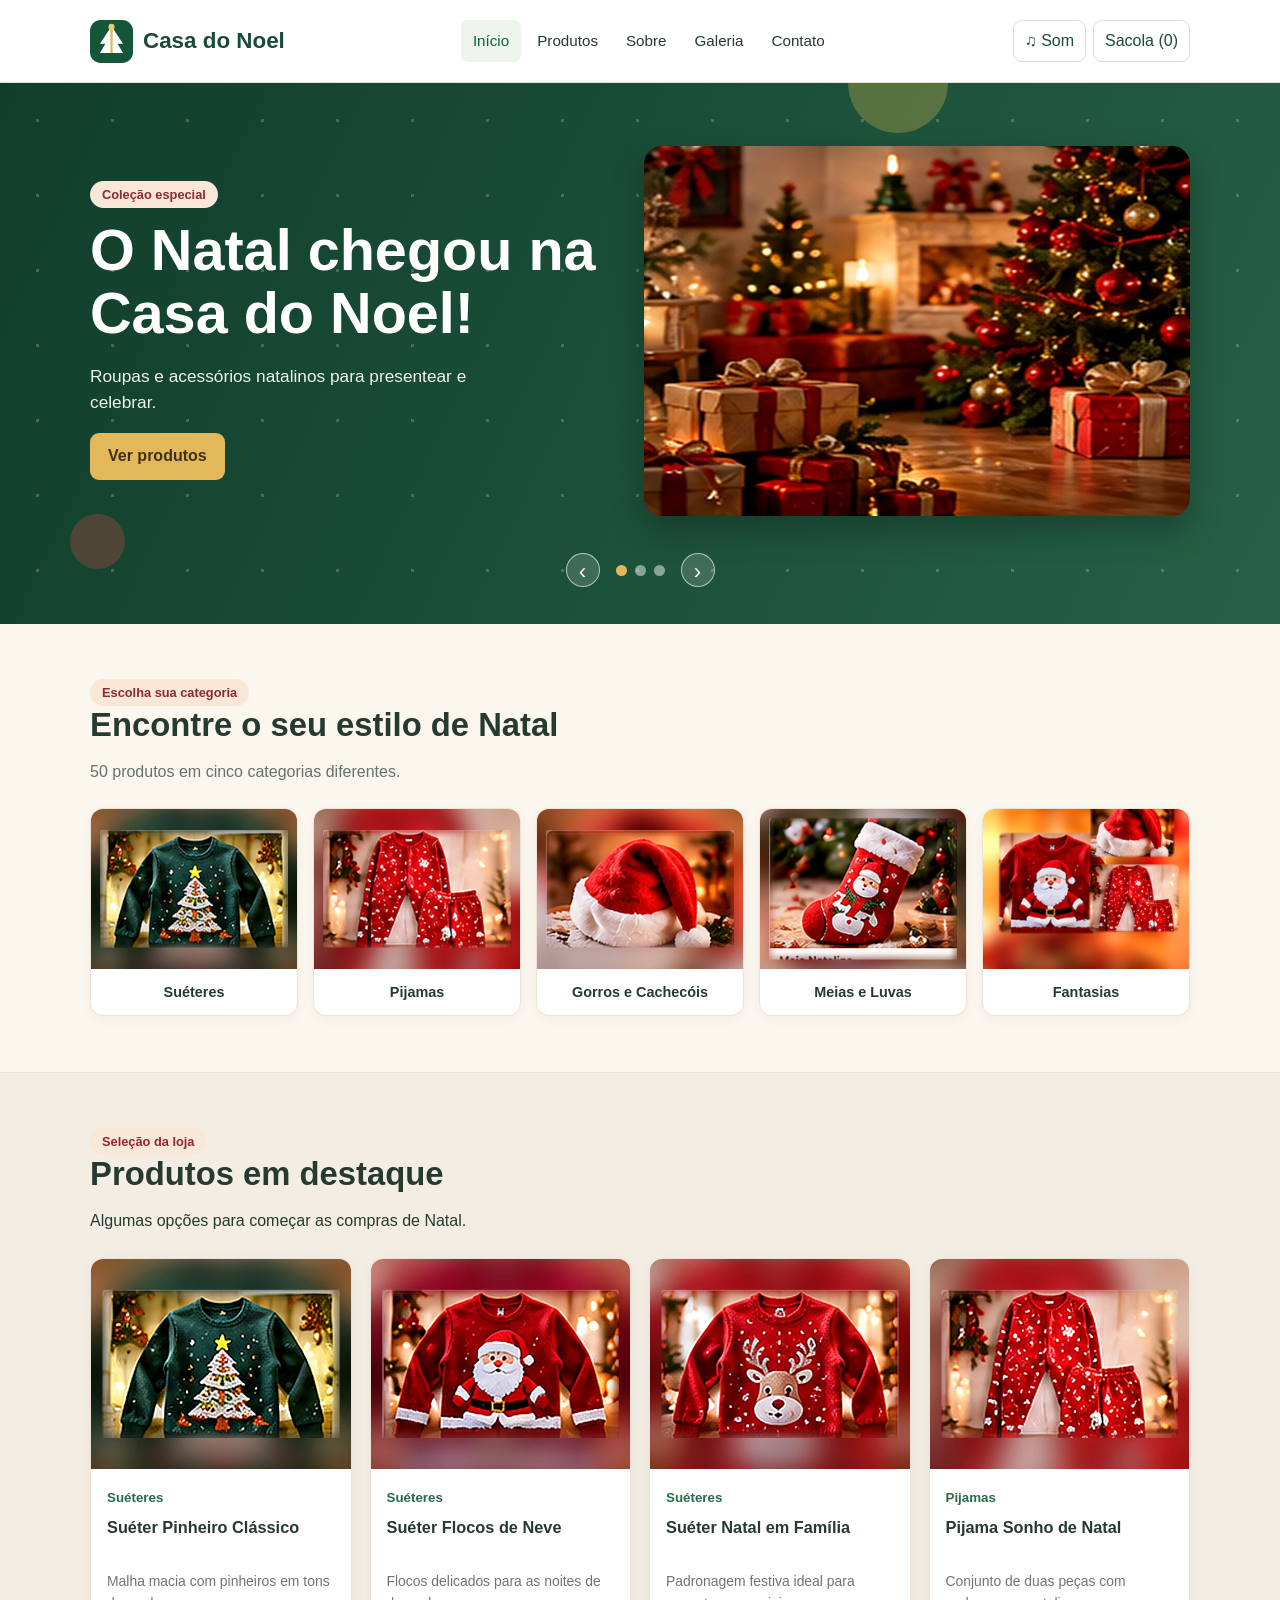
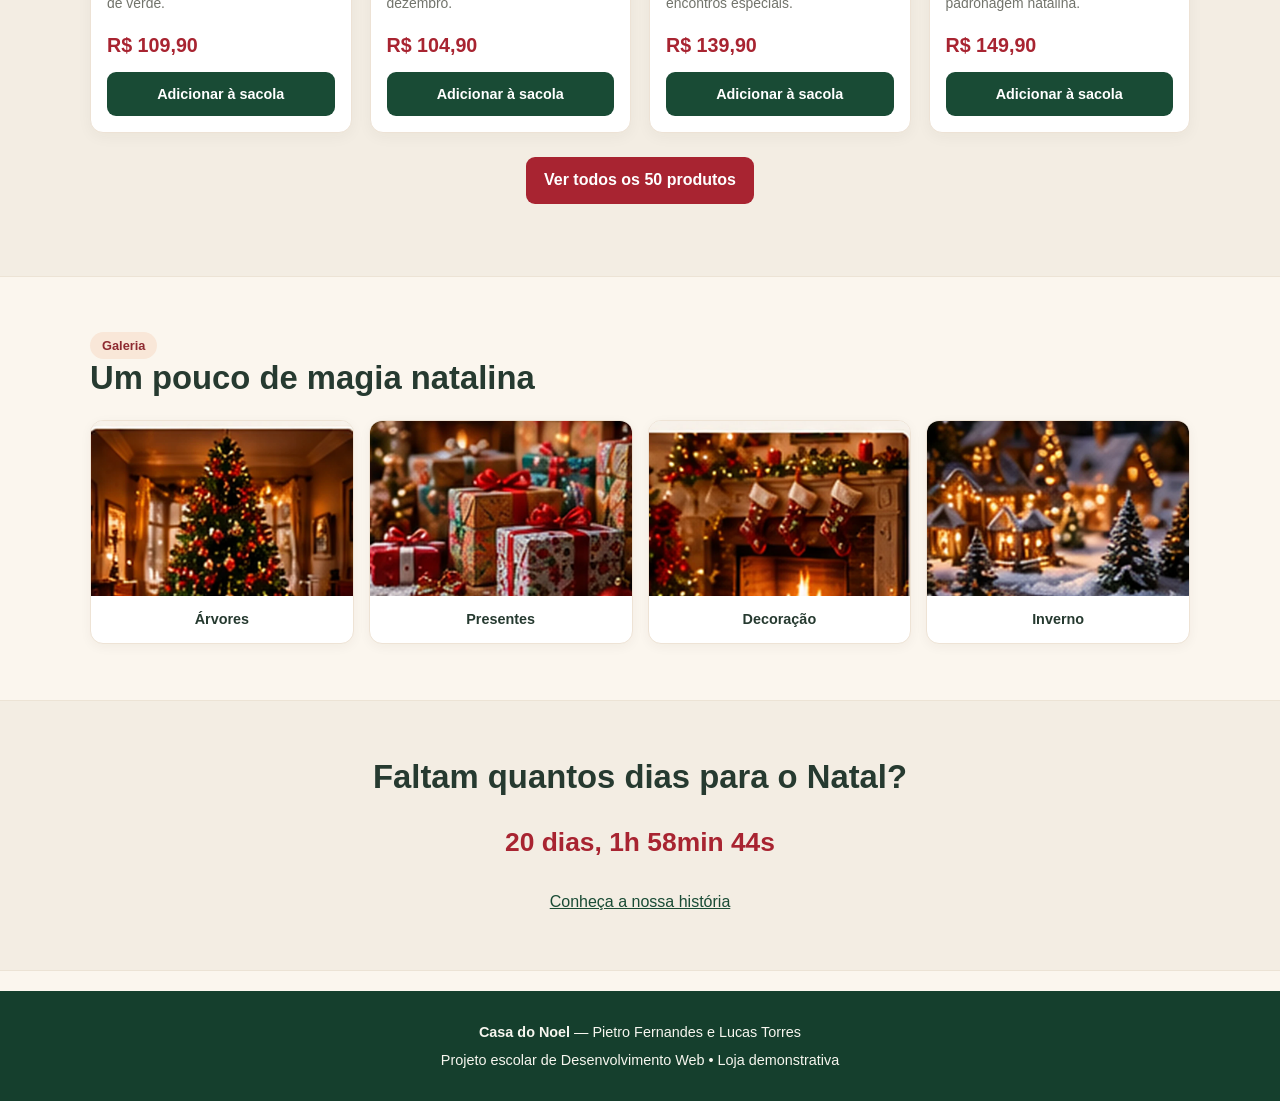
<file: index.html>
<!DOCTYPE html>
<html lang="pt-BR">
<head>
  <meta charset="UTF-8">
  <meta name="viewport" content="width=device-width, initial-scale=1">
  <meta name="description" content="Casa do Noel: loja natalina fictícia para a AV2 escolar.">
  <title>Início | Casa do Noel</title>
  <link rel="icon" href="img/favicon.svg" type="image/svg+xml">
  <link rel="stylesheet" href="css/style.css">
  <link rel="stylesheet" href="css/responsivo.css">
</head>
<body>

  <header class="cabecalho">
    <div class="container cabecalho-conteudo">
      <a class="logo" href="index.html">
        <img src="img/logo.svg" alt="Logo da Casa do Noel">
        <span>Casa do Noel</span>
      </a>
      <button id="botao-menu" class="botao-menu" type="button" aria-expanded="false" aria-label="Abrir o menu">☰</button>
      <nav id="menu" class="menu" aria-label="Menu principal">
        <a href="index.html" class="ativo" aria-current="page">Início</a>
        <a href="produtos.html">Produtos</a>
        <a href="sobre.html">Sobre</a>
        <a href="galeria.html">Galeria</a>
        <a href="contato.html">Contato</a>
      </nav>
      <div class="acoes">
        <button id="botao-musica" class="botao-pequeno" type="button">♫ Som</button>
        <button id="abrir-carrinho" class="botao-pequeno" type="button">Sacola (<span id="quantidade-carrinho">0</span>)</button>
      </div>
    </div>
  </header>

  <main>
    <section class="hero">
      <div class="container">
        <div class="bola bola-1" data-velocidade="0.16" aria-hidden="true"></div>
        <div class="bola bola-2" data-velocidade="0.32" aria-hidden="true"></div>
        <article class="slide ativo">
          <div><span class="etiqueta">Coleção especial</span><h1>O Natal chegou na Casa do Noel!</h1>
            <p>Roupas e acessórios natalinos para presentear e celebrar.</p><a class="botao" href="produtos.html">Ver produtos</a></div>
          <img src="img/natal/sala-de-natal.webp" alt="Sala decorada com árvore e presentes de Natal">
        </article>
        <article class="slide">
          <div><span class="etiqueta">Presentes com carinho</span><h2>Escolha um presente especial</h2>
            <p>Encontre suéteres, pijamas e acessórios para toda a família.</p><a class="botao" href="produtos.html">Ver coleção</a></div>
          <img src="img/natal/presentes-ao-pe-da-arvore.webp" alt="Presentes embaixo de uma árvore de Natal">
        </article>
        <article class="slide">
          <div><span class="etiqueta">Feliz Natal</span><h2>Entre no clima de dezembro</h2>
            <p>Conheça a nossa galeria de inspirações natalinas.</p><a class="botao" href="galeria.html">Ver galeria</a></div>
          <img src="img/natal/guirlanda.webp" alt="Guirlanda natalina vermelha e verde">
        </article>
        <div class="controle-slides">
          <button id="anterior" type="button" aria-label="Slide anterior">‹</button>
          <span id="indicadores" aria-label="Indicadores do carrossel"></span>
          <button id="proximo" type="button" aria-label="Próximo slide">›</button>
        </div>
      </div>
    </section>

    <section class="secao container">
      <span class="etiqueta">Escolha sua categoria</span><h2>Encontre o seu estilo de Natal</h2>
      <p>50 produtos em cinco categorias diferentes.</p>
      <div class="categorias">
        <a href="produtos.html?categoria=Su%C3%A9teres"><img loading="lazy" src="img/produtos/produto-01.webp" alt="Suéteres natalinos"><strong>Suéteres</strong></a>
        <a href="produtos.html?categoria=Pijamas"><img loading="lazy" src="img/produtos/produto-11.webp" alt="Pijamas natalinos"><strong>Pijamas</strong></a>
        <a href="produtos.html?categoria=Gorros%20e%20Cachec%C3%B3is"><img loading="lazy" src="img/produtos/produto-21.webp" alt="Gorros e Cachecóis natalinos"><strong>Gorros e Cachecóis</strong></a>
        <a href="produtos.html?categoria=Meias%20e%20Luvas"><img loading="lazy" src="img/produtos/produto-31.webp" alt="Meias e Luvas natalinos"><strong>Meias e Luvas</strong></a>
        <a href="produtos.html?categoria=Fantasias"><img loading="lazy" src="img/produtos/produto-41.webp" alt="Fantasias natalinos"><strong>Fantasias</strong></a>
      </div>
    </section>

    <section class="secao destaque-fundo"><div class="container">
      <span class="etiqueta">Seleção da loja</span><h2>Produtos em destaque</h2>
      <p>Algumas opções para começar as compras de Natal.</p>
      <div id="destaques" class="grade-produtos"></div>
      <p class="centro"><a class="botao" href="produtos.html">Ver todos os 50 produtos</a></p>
    </div></section>

    <section class="secao container">
      <span class="etiqueta">Galeria</span><h2>Um pouco de magia natalina</h2>
      <div class="mini-galeria">
        <a href="galeria.html"><img src="img/natal/arvore-de-natal.webp" alt="Árvore de Natal" loading="lazy"><strong>Árvores</strong></a>
        <a href="galeria.html"><img src="img/natal/presentes.webp" alt="Presentes de Natal" loading="lazy"><strong>Presentes</strong></a>
        <a href="galeria.html"><img src="img/natal/lareira.webp" alt="Lareira natalina" loading="lazy"><strong>Decoração</strong></a>
        <a href="galeria.html"><img src="img/natal/vilarejo-nevado.webp" alt="Vilarejo na neve" loading="lazy"><strong>Inverno</strong></a>
      </div>
    </section>
    <section class="secao centro destaque-fundo"><div class="container">
      <h2>Faltam quantos dias para o Natal?</h2>
      <p id="contagem" class="contagem">Carregando...</p>
      <a href="sobre.html">Conheça a nossa história</a>
    </div></section>

  </main>

  <footer class="rodape">
    <div class="container">
      <p><strong>Casa do Noel</strong> — Pietro Fernandes e Lucas Torres</p>
      <p>Projeto escolar de Desenvolvimento Web • Loja demonstrativa</p>
    </div>
  </footer>

  <div id="fundo-carrinho" class="fundo-carrinho" hidden></div>
  <aside id="painel-carrinho" class="painel-carrinho" role="dialog" aria-label="Sacola de compras" aria-modal="true" hidden>
    <div class="linha"><h2>Minha sacola</h2><button id="fechar-carrinho" type="button">Fechar ×</button></div>
    <div id="itens-carrinho"></div>
    <div class="resumo-sacola">
      <strong>Total: <span id="total-carrinho">R$ 0,00</span></strong>
      <p>Compra fictícia, somente para a atividade.</p>
      <button id="limpar-carrinho" class="botao-secundario" type="button">Limpar sacola</button>
    </div>
  </aside>

  <script src="js/produtos.js"></script>
  <script src="js/script.js"></script>
</body>
</html>
</file>
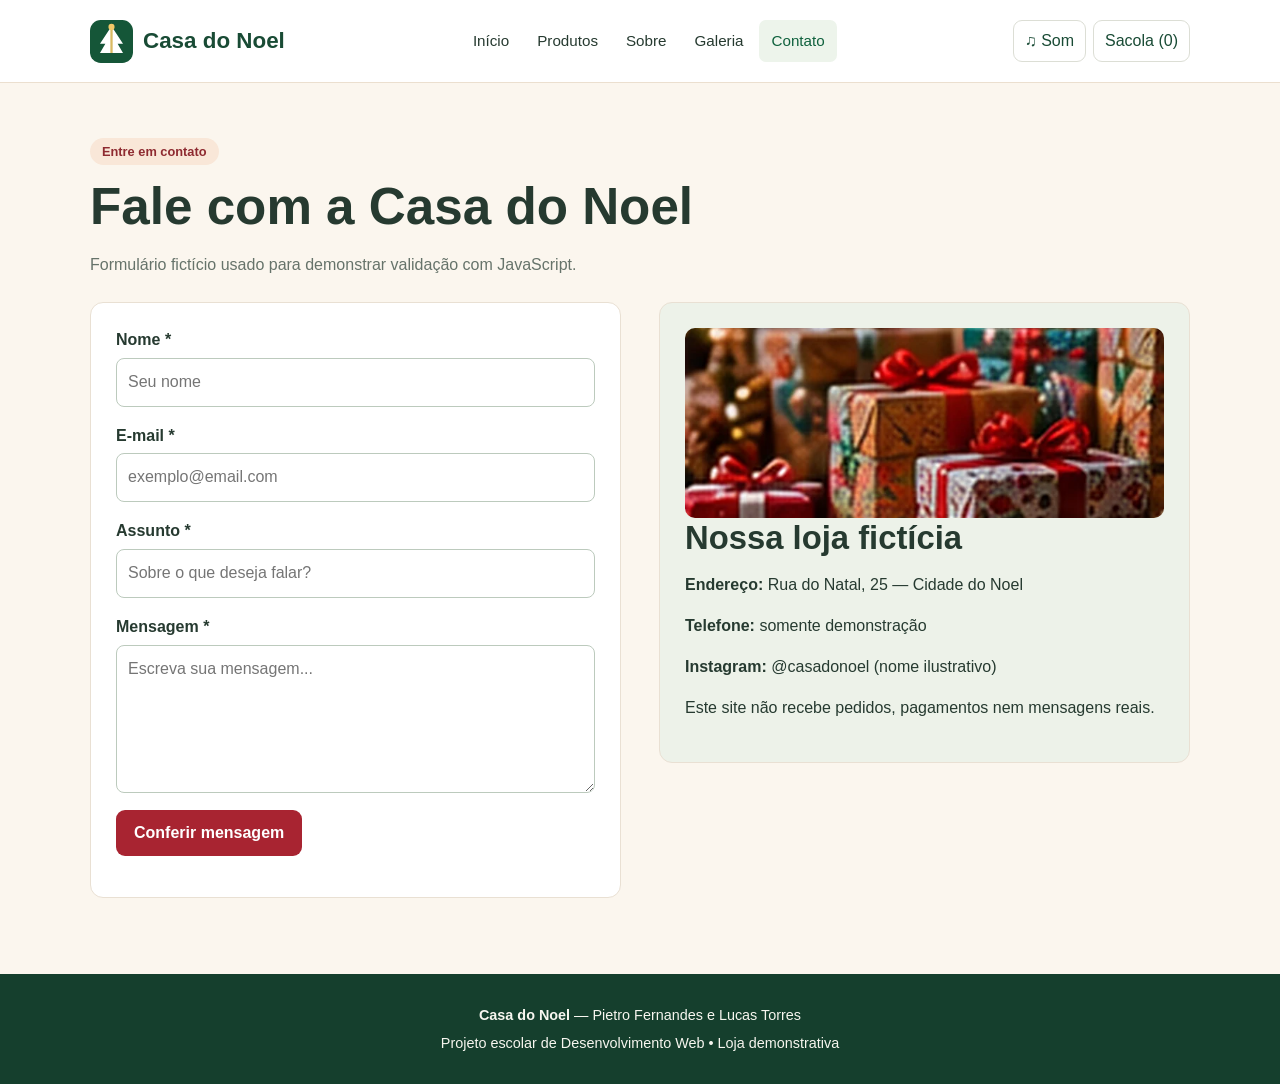
<file: contato.html>
<!DOCTYPE html>
<html lang="pt-BR">
<head>
  <meta charset="UTF-8">
  <meta name="viewport" content="width=device-width, initial-scale=1">
  <meta name="description" content="Casa do Noel: loja natalina fictícia para a AV2 escolar.">
  <title>Contato | Casa do Noel</title>
  <link rel="icon" href="img/favicon.svg" type="image/svg+xml">
  <link rel="stylesheet" href="css/style.css">
  <link rel="stylesheet" href="css/responsivo.css">
</head>
<body>
  
  <header class="cabecalho">
    <div class="container cabecalho-conteudo">
      <a class="logo" href="index.html">
        <img src="img/logo.svg" alt="Logo da Casa do Noel">
        <span>Casa do Noel</span>
      </a>
      <button id="botao-menu" class="botao-menu" type="button" aria-expanded="false" aria-label="Abrir o menu">☰</button>
      <nav id="menu" class="menu" aria-label="Menu principal">
        <a href="index.html">Início</a>
        <a href="produtos.html">Produtos</a>
        <a href="sobre.html">Sobre</a>
        <a href="galeria.html">Galeria</a>
        <a href="contato.html" class="ativo" aria-current="page">Contato</a>
      </nav>
      <div class="acoes">
        <button id="botao-musica" class="botao-pequeno" type="button">♫ Som</button>
        <button id="abrir-carrinho" class="botao-pequeno" type="button">Sacola (<span id="quantidade-carrinho">0</span>)</button>
      </div>
    </div>
  </header>

  <main>
    <section class="secao container">
      <span class="etiqueta">Entre em contato</span><h1>Fale com a Casa do Noel</h1>
      <p>Formulário fictício usado para demonstrar validação com JavaScript.</p>
      <div class="duas-colunas">
        <form id="form-contato" novalidate>
          <label for="nome">Nome *</label><input id="nome" type="text" required placeholder="Seu nome">
          <label for="email">E-mail *</label><input id="email" type="email" required placeholder="exemplo@email.com">
          <label for="assunto">Assunto *</label><input id="assunto" type="text" required placeholder="Sobre o que deseja falar?">
          <label for="mensagem">Mensagem *</label><textarea id="mensagem" rows="5" required placeholder="Escreva sua mensagem..."></textarea>
          <button class="botao" type="submit">Conferir mensagem</button>
          <p id="mensagem-form" role="status" aria-live="polite"></p>
        </form>
        <div class="bloco-contato">
          <img class="imagem-contato" src="img/natal/presentes.webp" alt="Presentes natalinos">
          <h2>Nossa loja fictícia</h2>
          <p><strong>Endereço:</strong> Rua do Natal, 25 — Cidade do Noel</p>
          <p><strong>Telefone:</strong> somente demonstração</p>
          <p><strong>Instagram:</strong> @casadonoel (nome ilustrativo)</p>
          <p>Este site não recebe pedidos, pagamentos nem mensagens reais.</p>
        </div>
      </div>
    </section>

  </main>

  <footer class="rodape">
    <div class="container">
      <p><strong>Casa do Noel</strong> — Pietro Fernandes e Lucas Torres</p>
      <p>Projeto escolar de Desenvolvimento Web • Loja demonstrativa</p>
    </div>
  </footer>

  <div id="fundo-carrinho" class="fundo-carrinho" hidden></div>
  <aside id="painel-carrinho" class="painel-carrinho" role="dialog" aria-label="Sacola de compras" aria-modal="true" hidden>
    <div class="linha"><h2>Minha sacola</h2><button id="fechar-carrinho" type="button">Fechar ×</button></div>
    <div id="itens-carrinho"></div>
    <div class="resumo-sacola">
      <strong>Total: <span id="total-carrinho">R$ 0,00</span></strong>
      <p>Compra fictícia, somente para a atividade.</p>
      <button id="limpar-carrinho" class="botao-secundario" type="button">Limpar sacola</button>
    </div>
  </aside>

  <script src="js/produtos.js"></script>
  <script src="js/script.js"></script>
</body>
</html>
</file>
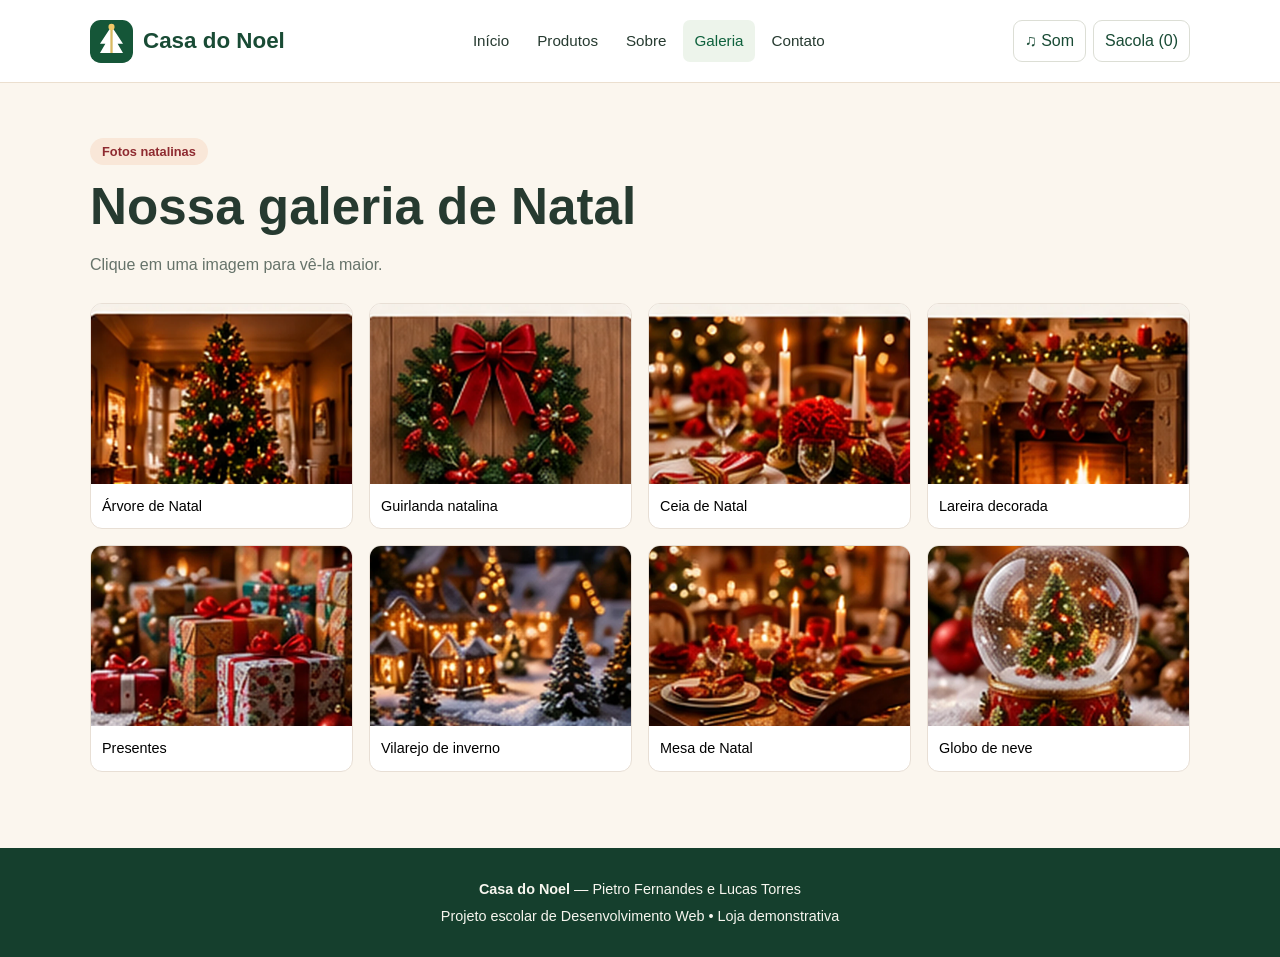
<file: galeria.html>
<!DOCTYPE html>
<html lang="pt-BR">
<head>
  <meta charset="UTF-8">
  <meta name="viewport" content="width=device-width, initial-scale=1">
  <meta name="description" content="Casa do Noel: loja natalina fictícia para a AV2 escolar.">
  <title>Galeria | Casa do Noel</title>
  <link rel="icon" href="img/favicon.svg" type="image/svg+xml">
  <link rel="stylesheet" href="css/style.css">
  <link rel="stylesheet" href="css/responsivo.css">
</head>
<body>
 
  <header class="cabecalho">
    <div class="container cabecalho-conteudo">
      <a class="logo" href="index.html">
        <img src="img/logo.svg" alt="Logo da Casa do Noel">
        <span>Casa do Noel</span>
      </a>
      <button id="botao-menu" class="botao-menu" type="button" aria-expanded="false" aria-label="Abrir o menu">☰</button>
      <nav id="menu" class="menu" aria-label="Menu principal">
        <a href="index.html">Início</a>
        <a href="produtos.html">Produtos</a>
        <a href="sobre.html">Sobre</a>
        <a href="galeria.html" class="ativo" aria-current="page">Galeria</a>
        <a href="contato.html">Contato</a>
      </nav>
      <div class="acoes">
        <button id="botao-musica" class="botao-pequeno" type="button">♫ Som</button>
        <button id="abrir-carrinho" class="botao-pequeno" type="button">Sacola (<span id="quantidade-carrinho">0</span>)</button>
      </div>
    </div>
  </header>

  <main>
    <section class="secao container">
      <span class="etiqueta">Fotos natalinas</span><h1>Nossa galeria de Natal</h1>
      <p>Clique em uma imagem para vê-la maior.</p>
      <div class="galeria">
        <button type="button" class="foto-galeria" data-foto="img/natal/arvore-de-natal.webp" data-legenda="Árvore de Natal">
          <img src="img/natal/arvore-de-natal.webp" alt="Árvore de Natal" loading="lazy"><span>Árvore de Natal</span>
        </button>
        <button type="button" class="foto-galeria" data-foto="img/natal/guirlanda.webp" data-legenda="Guirlanda natalina">
          <img src="img/natal/guirlanda.webp" alt="Guirlanda natalina" loading="lazy"><span>Guirlanda natalina</span>
        </button>
        <button type="button" class="foto-galeria" data-foto="img/natal/ceia-natalina.webp" data-legenda="Ceia de Natal">
          <img src="img/natal/ceia-natalina.webp" alt="Ceia de Natal" loading="lazy"><span>Ceia de Natal</span>
        </button>
        <button type="button" class="foto-galeria" data-foto="img/natal/lareira.webp" data-legenda="Lareira decorada">
          <img src="img/natal/lareira.webp" alt="Lareira decorada" loading="lazy"><span>Lareira decorada</span>
        </button>
        <button type="button" class="foto-galeria" data-foto="img/natal/presentes.webp" data-legenda="Presentes">
          <img src="img/natal/presentes.webp" alt="Presentes" loading="lazy"><span>Presentes</span>
        </button>
        <button type="button" class="foto-galeria" data-foto="img/natal/vilarejo-nevado.webp" data-legenda="Vilarejo de inverno">
          <img src="img/natal/vilarejo-nevado.webp" alt="Vilarejo de inverno" loading="lazy"><span>Vilarejo de inverno</span>
        </button>
        <button type="button" class="foto-galeria" data-foto="img/natal/mesa-de-natal.webp" data-legenda="Mesa de Natal">
          <img src="img/natal/mesa-de-natal.webp" alt="Mesa de Natal" loading="lazy"><span>Mesa de Natal</span>
        </button>
        <button type="button" class="foto-galeria" data-foto="img/natal/globo-de-neve.webp" data-legenda="Globo de neve">
          <img src="img/natal/globo-de-neve.webp" alt="Globo de neve" loading="lazy"><span>Globo de neve</span>
        </button>
      </div>
    </section>
    <dialog id="janela-foto" class="janela-foto">
      <button type="button" id="fechar-foto" aria-label="Fechar imagem">Fechar ×</button>
      <img id="foto-ampliada" alt="Foto ampliada"><p id="legenda-foto"></p>
    </dialog>

  </main>

  <footer class="rodape">
    <div class="container">
      <p><strong>Casa do Noel</strong> — Pietro Fernandes e Lucas Torres</p>
      <p>Projeto escolar de Desenvolvimento Web • Loja demonstrativa</p>
    </div>
  </footer>

  <div id="fundo-carrinho" class="fundo-carrinho" hidden></div>
  <aside id="painel-carrinho" class="painel-carrinho" role="dialog" aria-label="Sacola de compras" aria-modal="true" hidden>
    <div class="linha"><h2>Minha sacola</h2><button id="fechar-carrinho" type="button">Fechar ×</button></div>
    <div id="itens-carrinho"></div>
    <div class="resumo-sacola">
      <strong>Total: <span id="total-carrinho">R$ 0,00</span></strong>
      <p>Compra fictícia, somente para a atividade.</p>
      <button id="limpar-carrinho" class="botao-secundario" type="button">Limpar sacola</button>
    </div>
  </aside>

  <script src="js/produtos.js"></script>
  <script src="js/script.js"></script>
</body>
</html>
</file>
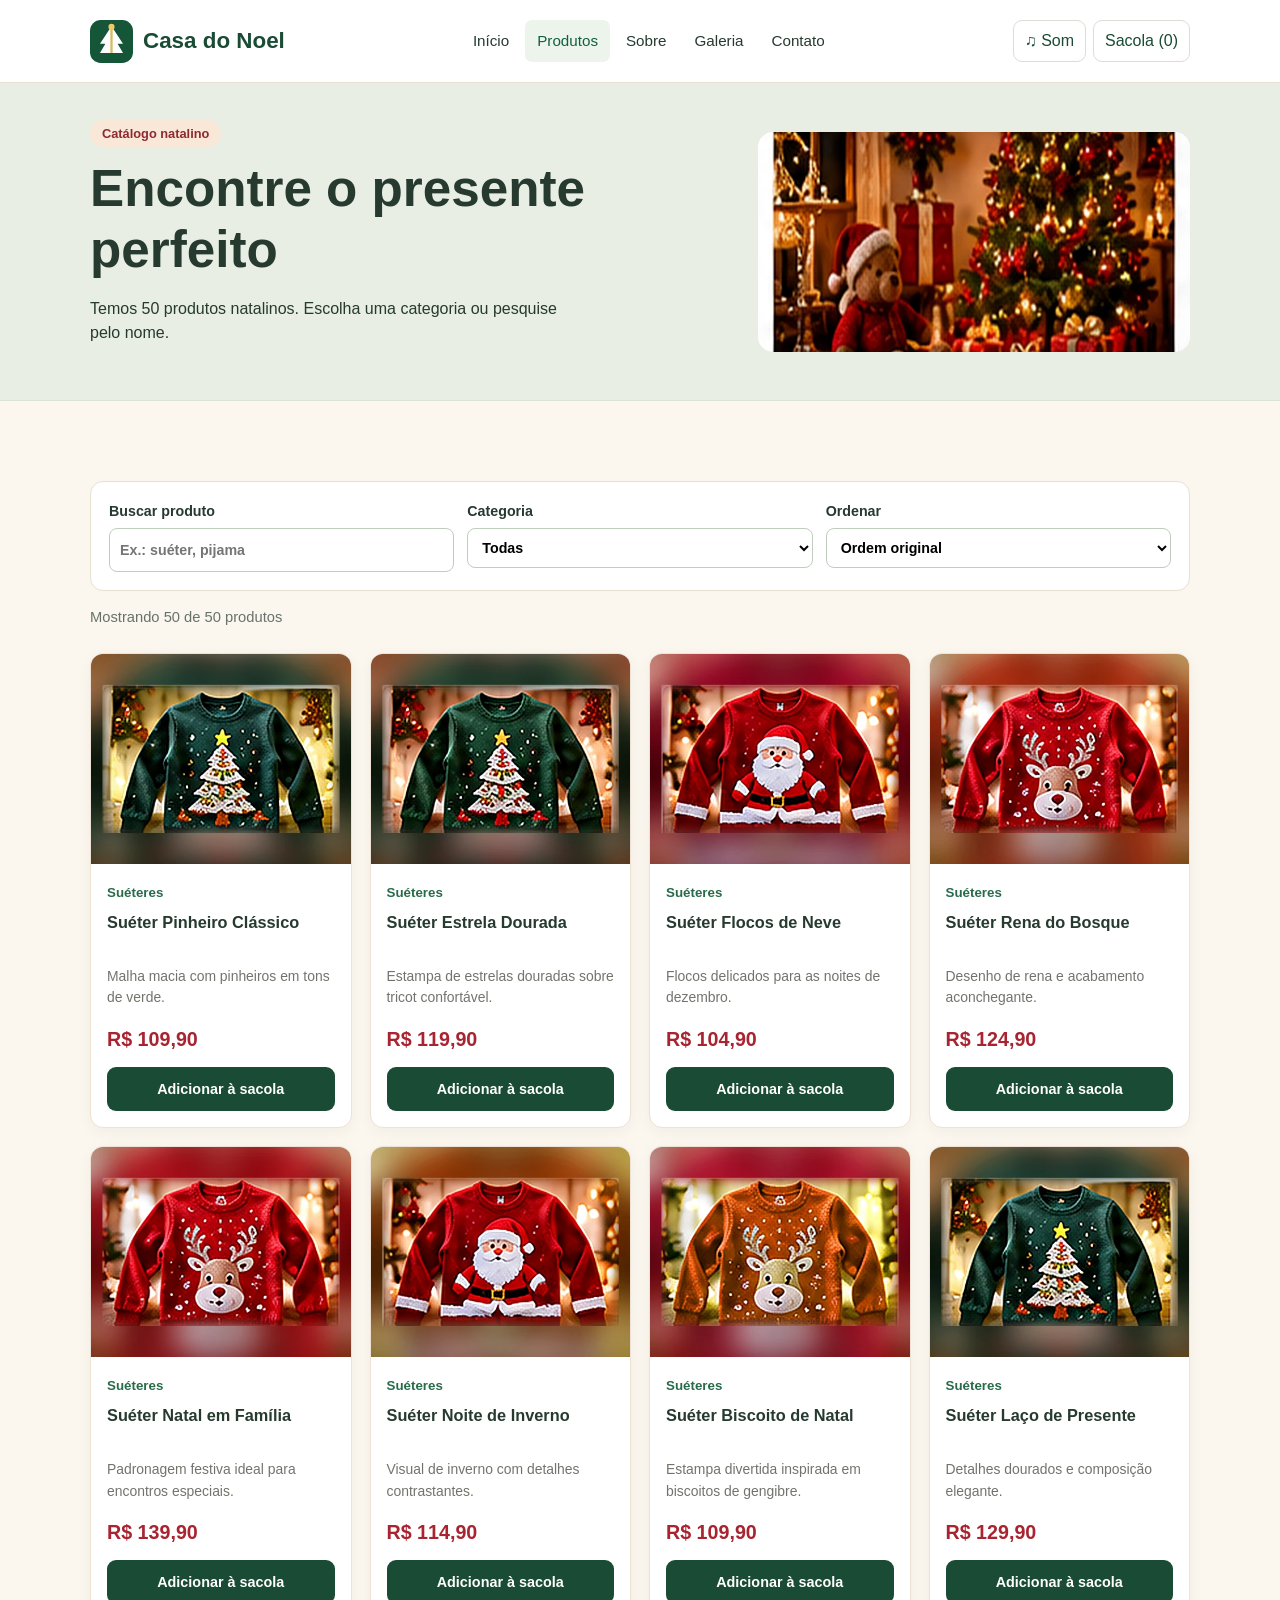
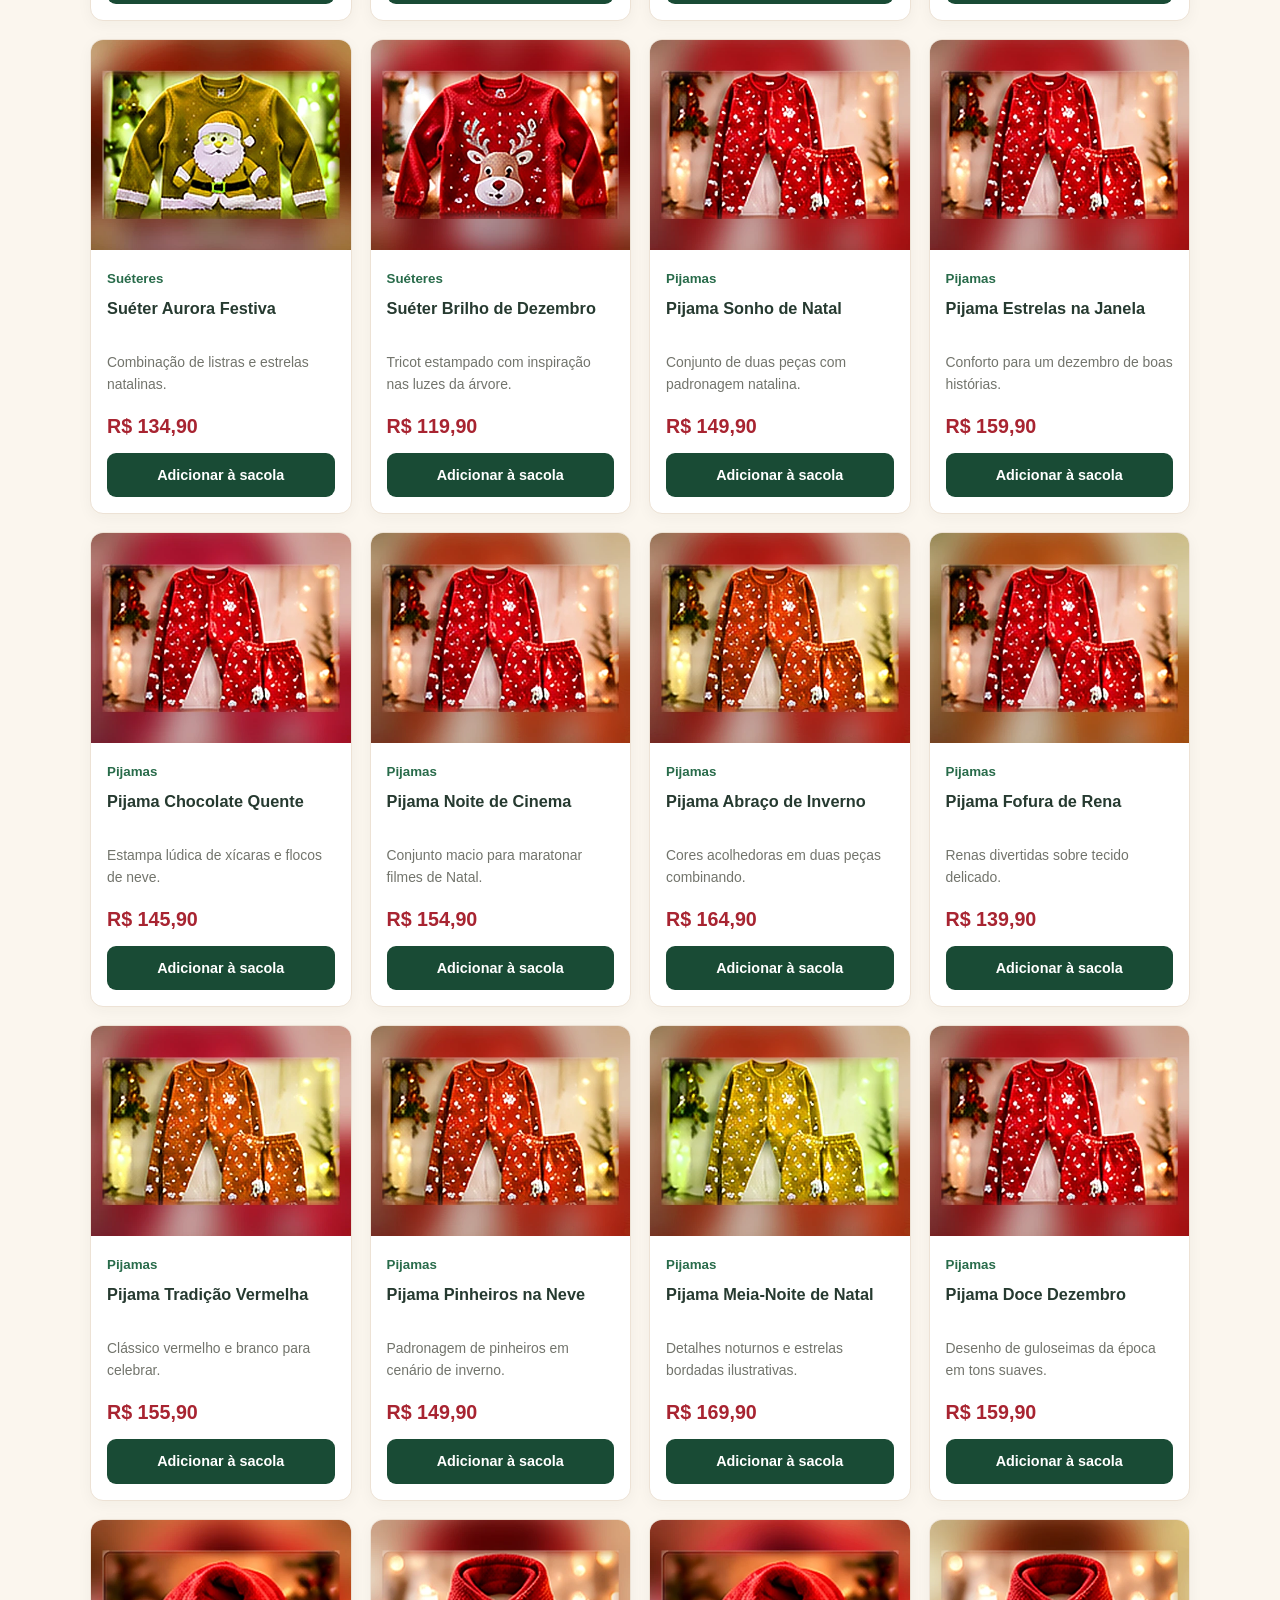
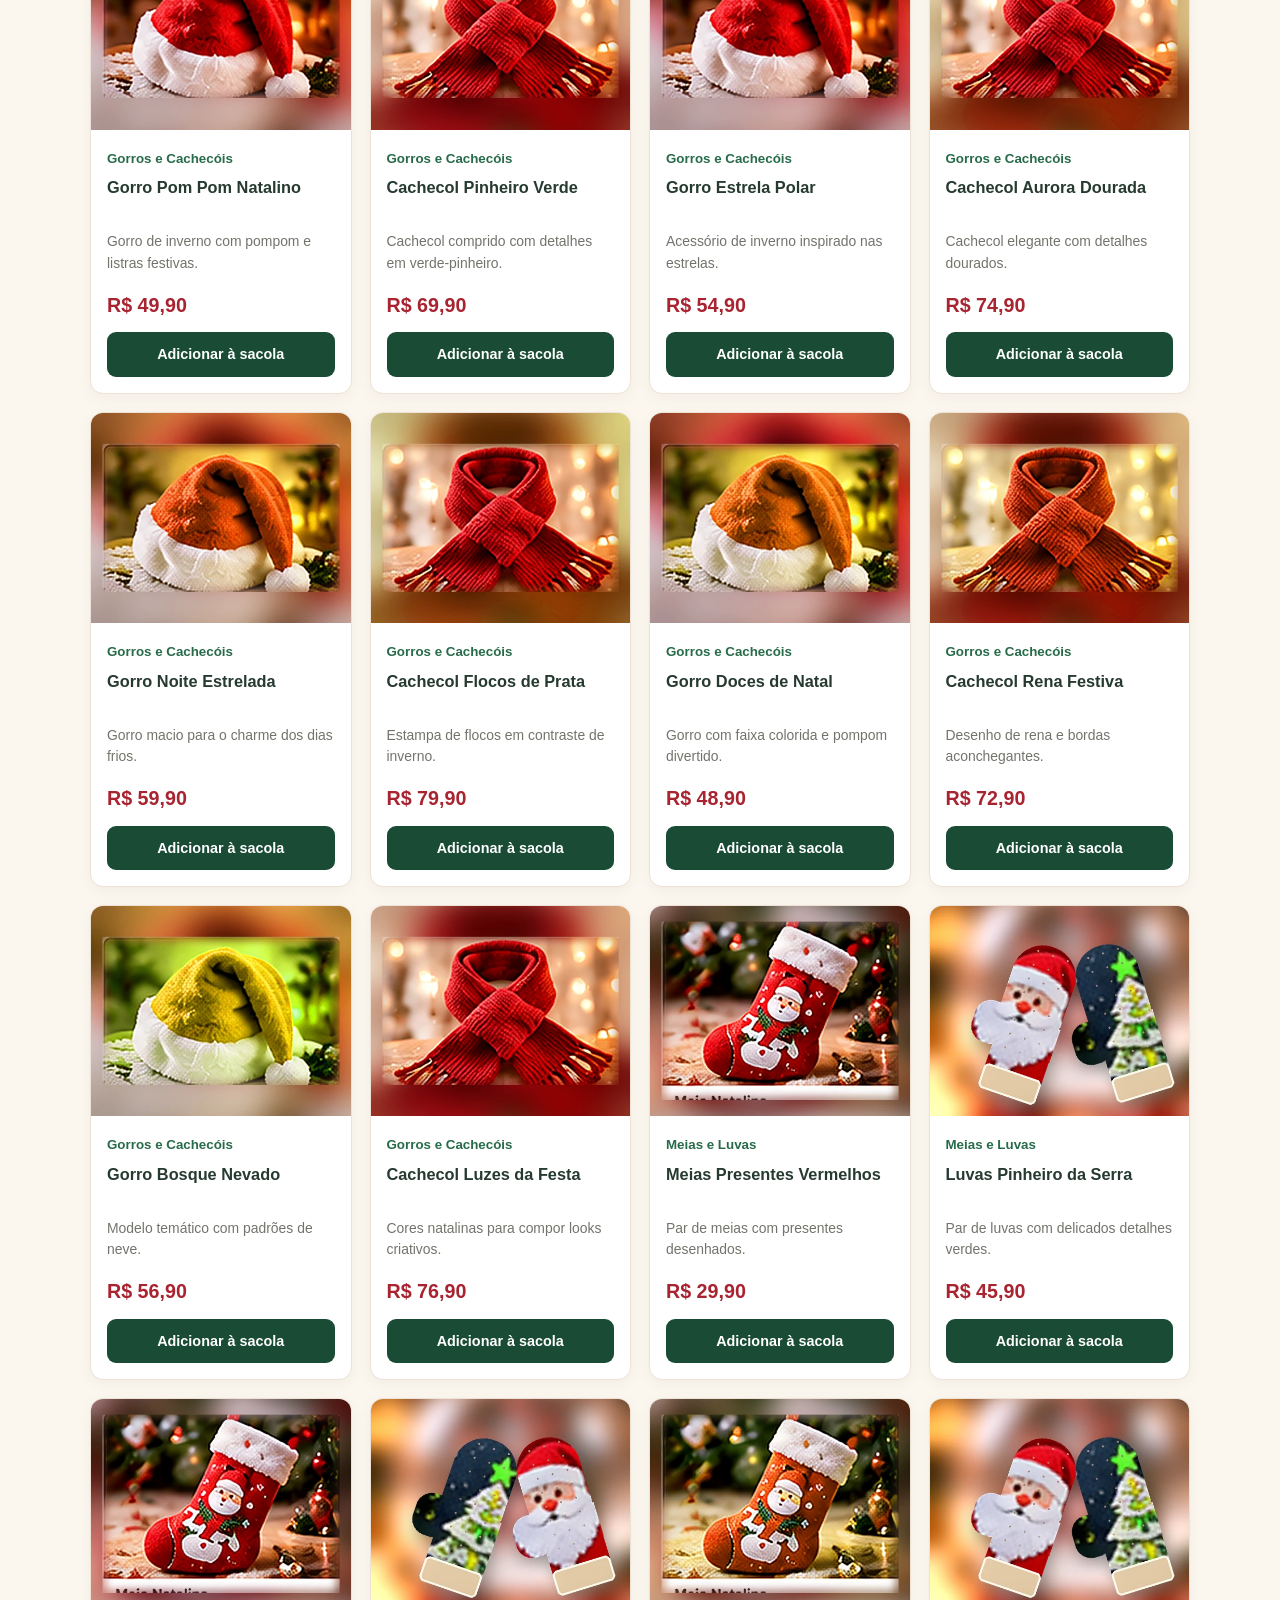
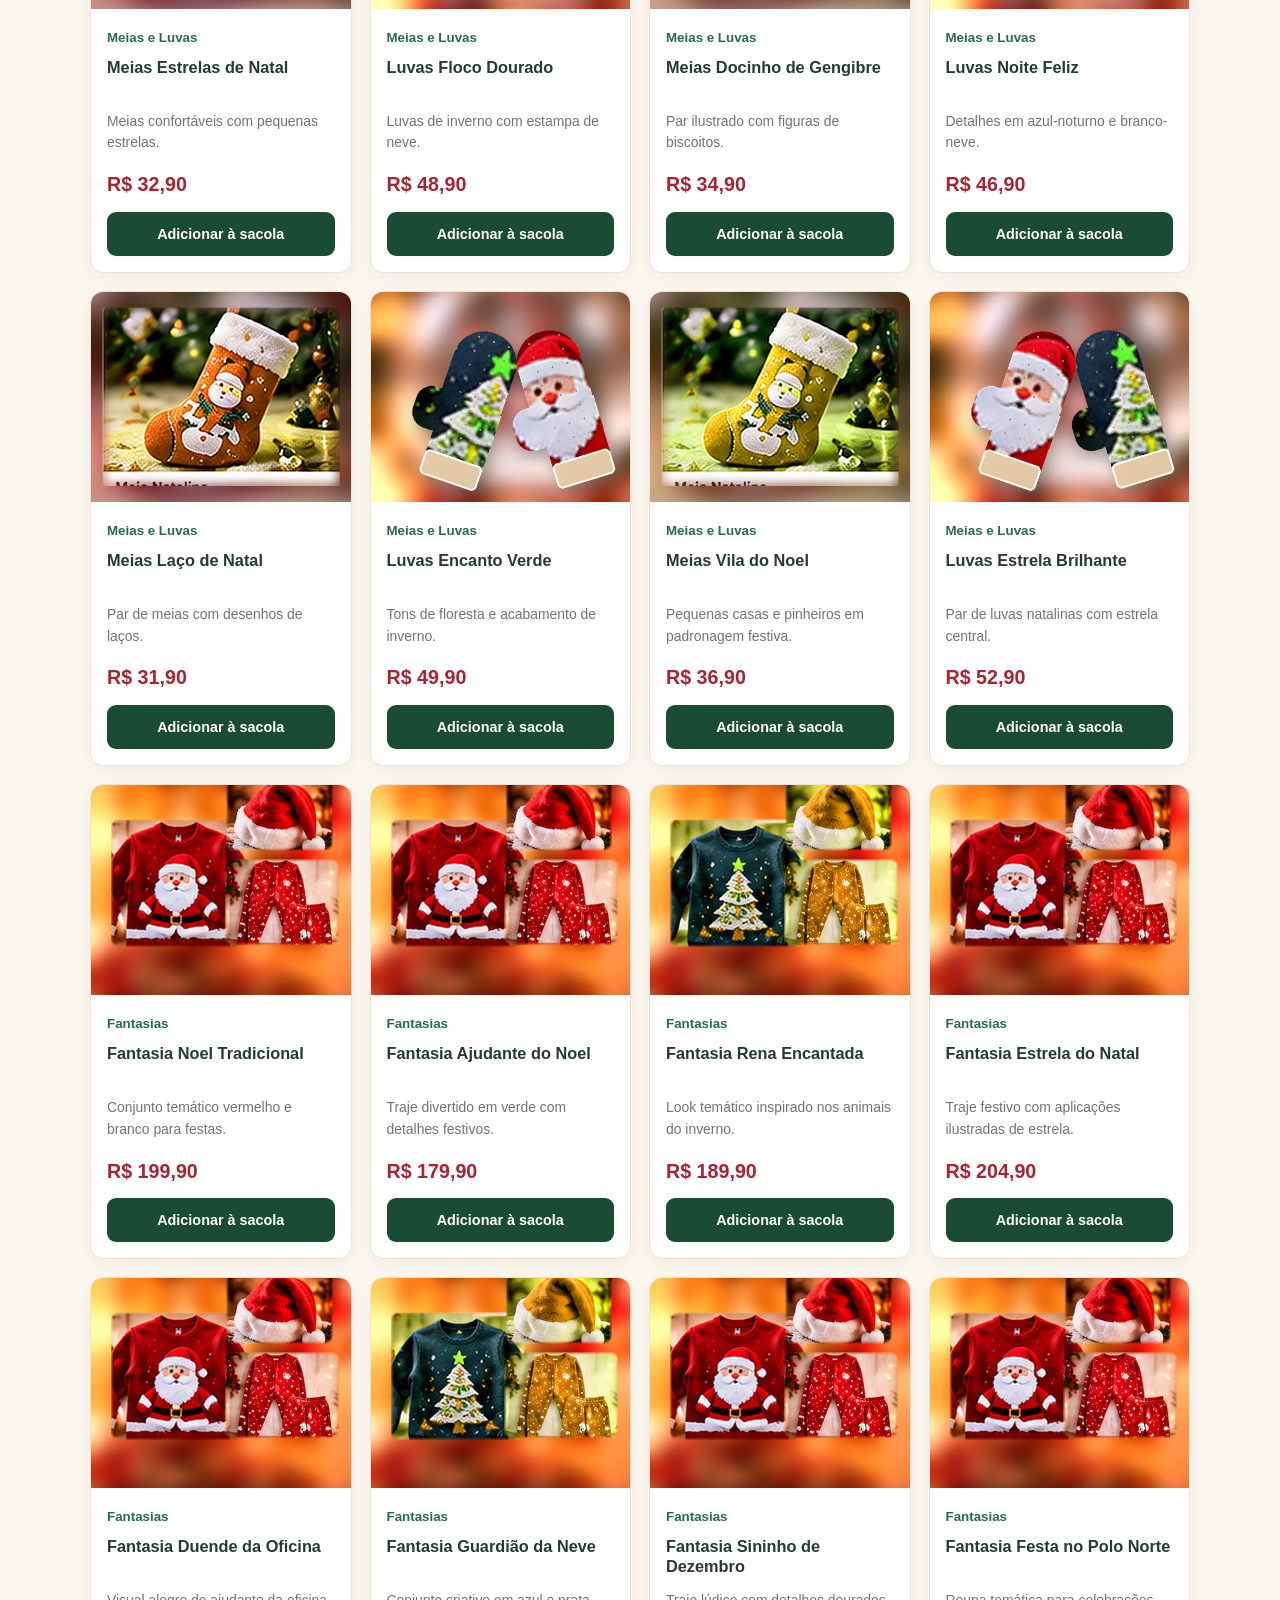
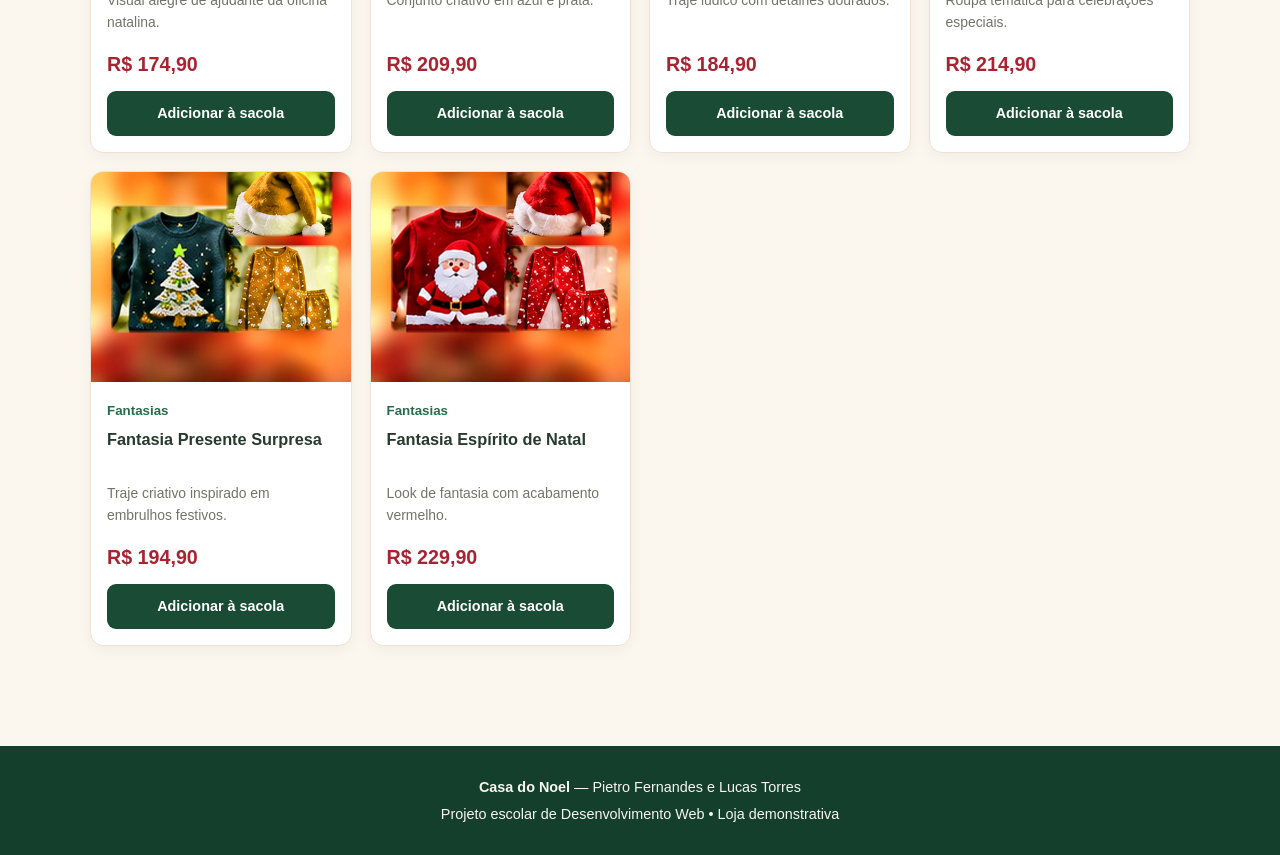
<file: produtos.html>
<!DOCTYPE html>
<html lang="pt-BR">
<head>
  <meta charset="UTF-8">
  <meta name="viewport" content="width=device-width, initial-scale=1">
  <meta name="description" content="Casa do Noel: loja natalina fictícia para a AV2 escolar.">
  <title>Produtos | Casa do Noel</title>
  <link rel="icon" href="img/favicon.svg" type="image/svg+xml">
  <link rel="stylesheet" href="css/style.css">
  <link rel="stylesheet" href="css/responsivo.css">
</head>
<body>
 
  <header class="cabecalho">
    <div class="container cabecalho-conteudo">
      <a class="logo" href="index.html">
        <img src="img/logo.svg" alt="Logo da Casa do Noel">
        <span>Casa do Noel</span>
      </a>
      <button id="botao-menu" class="botao-menu" type="button" aria-expanded="false" aria-label="Abrir o menu">☰</button>
      <nav id="menu" class="menu" aria-label="Menu principal">
        <a href="index.html">Início</a>
        <a href="produtos.html" class="ativo" aria-current="page">Produtos</a>
        <a href="sobre.html">Sobre</a>
        <a href="galeria.html">Galeria</a>
        <a href="contato.html">Contato</a>
      </nav>
      <div class="acoes">
        <button id="botao-musica" class="botao-pequeno" type="button">♫ Som</button>
        <button id="abrir-carrinho" class="botao-pequeno" type="button">Sacola (<span id="quantidade-carrinho">0</span>)</button>
      </div>
    </div>
  </header>

  <main>
    <section class="banner-interno"><div class="container">
      <div><span class="etiqueta">Catálogo natalino</span><h1>Encontre o presente perfeito</h1>
        <p>Temos 50 produtos natalinos. Escolha uma categoria ou pesquise pelo nome.</p></div>
      <img src="img/natal/presentes-ao-pe-da-arvore.webp" alt="Presentes de Natal embrulhados">
    </div></section>
    <section class="secao container">
      <div class="filtros">
        <label>Buscar produto<input id="busca" type="search" placeholder="Ex.: suéter, pijama"></label>
        <label>Categoria<select id="categoria">
          <option value="todas">Todas</option><option>Suéteres</option><option>Pijamas</option>
          <option>Gorros e Cachecóis</option><option>Meias e Luvas</option><option>Fantasias</option>
        </select></label>
        <label>Ordenar<select id="ordenar">
          <option value="padrao">Ordem original</option><option value="menor">Menor preço</option><option value="maior">Maior preço</option>
        </select></label>
      </div>
      <p class="contador" id="contador">Mostrando 50 de 50 produtos</p>
      <div id="lista-produtos" class="grade-produtos"></div>
    </section>

  </main>

  <footer class="rodape">
    <div class="container">
      <p><strong>Casa do Noel</strong> — Pietro Fernandes e Lucas Torres</p>
      <p>Projeto escolar de Desenvolvimento Web • Loja demonstrativa</p>
    </div>
  </footer>

  <div id="fundo-carrinho" class="fundo-carrinho" hidden></div>
  <aside id="painel-carrinho" class="painel-carrinho" role="dialog" aria-label="Sacola de compras" aria-modal="true" hidden>
    <div class="linha"><h2>Minha sacola</h2><button id="fechar-carrinho" type="button">Fechar ×</button></div>
    <div id="itens-carrinho"></div>
    <div class="resumo-sacola">
      <strong>Total: <span id="total-carrinho">R$ 0,00</span></strong>
      <p>Compra fictícia, somente para a atividade.</p>
      <button id="limpar-carrinho" class="botao-secundario" type="button">Limpar sacola</button>
    </div>
  </aside>

  <script src="js/produtos.js"></script>
  <script src="js/script.js"></script>
</body>
</html>
</file>
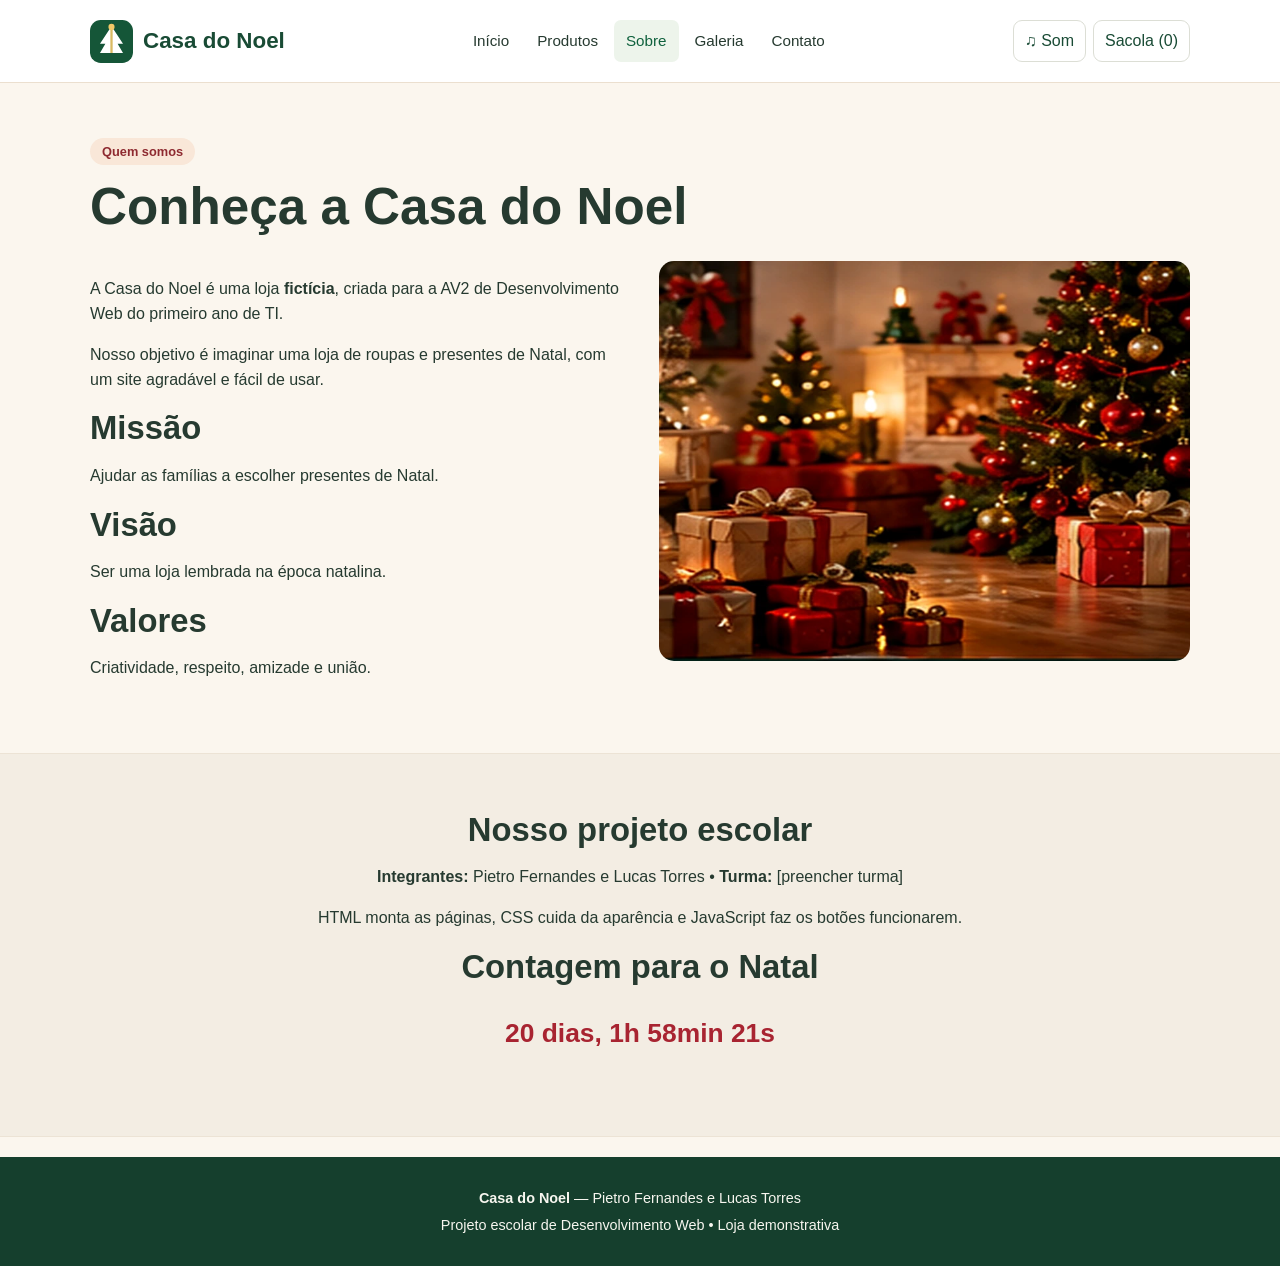
<file: sobre.html>
<!DOCTYPE html>
<html lang="pt-BR">
<head>
  <meta charset="UTF-8">
  <meta name="viewport" content="width=device-width, initial-scale=1">
  <meta name="description" content="Casa do Noel: loja natalina fictícia para a AV2 escolar.">
  <title>Sobre | Casa do Noel</title>
  <link rel="icon" href="img/favicon.svg" type="image/svg+xml">
  <link rel="stylesheet" href="css/style.css">
  <link rel="stylesheet" href="css/responsivo.css">
</head>
<body>
 
  <header class="cabecalho">
    <div class="container cabecalho-conteudo">
      <a class="logo" href="index.html">
        <img src="img/logo.svg" alt="Logo da Casa do Noel">
        <span>Casa do Noel</span>
      </a>
      <button id="botao-menu" class="botao-menu" type="button" aria-expanded="false" aria-label="Abrir o menu">☰</button>
      <nav id="menu" class="menu" aria-label="Menu principal">
        <a href="index.html">Início</a>
        <a href="produtos.html">Produtos</a>
        <a href="sobre.html" class="ativo" aria-current="page">Sobre</a>
        <a href="galeria.html">Galeria</a>
        <a href="contato.html">Contato</a>
      </nav>
      <div class="acoes">
        <button id="botao-musica" class="botao-pequeno" type="button">♫ Som</button>
        <button id="abrir-carrinho" class="botao-pequeno" type="button">Sacola (<span id="quantidade-carrinho">0</span>)</button>
      </div>
    </div>
  </header>

  <main>
    <section class="secao container">
      <span class="etiqueta">Quem somos</span><h1>Conheça a Casa do Noel</h1>
      <div class="duas-colunas">
        <div><p>A Casa do Noel é uma loja <strong>fictícia</strong>, criada para a AV2 de Desenvolvimento Web do primeiro ano de TI.</p>
          <p>Nosso objetivo é imaginar uma loja de roupas e presentes de Natal, com um site agradável e fácil de usar.</p>
          <h2>Missão</h2><p>Ajudar as famílias a escolher presentes de Natal.</p>
          <h2>Visão</h2><p>Ser uma loja lembrada na época natalina.</p>
          <h2>Valores</h2><p>Criatividade, respeito, amizade e união.</p>
        </div>
        <img class="foto-grande" src="img/natal/sala-de-natal.webp" alt="Sala de Natal decorada">
      </div>
    </section>
    <section class="secao destaque-fundo centro"><div class="container">
      <h2>Nosso projeto escolar</h2>
      <p><strong>Integrantes:</strong> Pietro Fernandes e Lucas Torres • <strong>Turma:</strong> [preencher turma]</p>
      <p>HTML monta as páginas, CSS cuida da aparência e JavaScript faz os botões funcionarem.</p>
      <h2>Contagem para o Natal</h2><p id="contagem" class="contagem">Carregando...</p>
    </div></section>

  </main>

  <footer class="rodape">
    <div class="container">
      <p><strong>Casa do Noel</strong> — Pietro Fernandes e Lucas Torres</p>
      <p>Projeto escolar de Desenvolvimento Web • Loja demonstrativa</p>
    </div>
  </footer>

  <div id="fundo-carrinho" class="fundo-carrinho" hidden></div>
  <aside id="painel-carrinho" class="painel-carrinho" role="dialog" aria-label="Sacola de compras" aria-modal="true" hidden>
    <div class="linha"><h2>Minha sacola</h2><button id="fechar-carrinho" type="button">Fechar ×</button></div>
    <div id="itens-carrinho"></div>
    <div class="resumo-sacola">
      <strong>Total: <span id="total-carrinho">R$ 0,00</span></strong>
      <p>Compra fictícia, somente para a atividade.</p>
      <button id="limpar-carrinho" class="botao-secundario" type="button">Limpar sacola</button>
    </div>
  </aside>

  <script src="js/produtos.js"></script>
  <script src="js/script.js"></script>
</body>
</html>
</file>
<file: css/style.css>
/* Site Casa do Noel - visual natalino simples */
:root {
  --verde: #194b35;
  --vermelho: #a82431;
  --dourado: #e3b85a;
  --creme: #fbf6ee;
  --texto: #263a30;
}
* { box-sizing: border-box; }
html { scroll-behavior: smooth; }
body { margin: 0; background: var(--creme); color: var(--texto); font-family: Arial, sans-serif; line-height: 1.55; }
img { display: block; max-width: 100%; }
a { color: var(--verde); }
button, input, select, textarea { font: inherit; }
button { cursor: pointer; }
[hidden] { display: none !important; }
.container { width: min(1100px, 92%); margin: auto; }
.aviso { text-align: center; color: #fff; background: var(--vermelho); padding: 7px; font-size: .8rem; letter-spacing: .04em; }
.cabecalho { background: white; border-bottom: 1px solid #ebdfcf; position: relative; z-index: 5; }
.cabecalho-conteudo { display: flex; align-items: center; justify-content: space-between; gap: 14px; min-height: 82px; }
.logo { display: flex; align-items: center; gap: 10px; white-space: nowrap; text-decoration: none; font-size: 1.4rem; font-weight: 800; }
.logo img { width: 43px; height: 43px; }
.menu { display: flex; align-items: center; gap: 4px; }
.menu a { text-decoration: none; color: var(--texto); padding: 9px 12px; border-radius: 7px; font-size: .95rem; }
.menu a:hover, .menu a.ativo { background: #edf4eb; color: #0f613d; }
.acoes { display: flex; gap: 7px; }
.botao-pequeno, .botao-menu { background: #fff; color: var(--verde); border: 1px solid #dcded5; border-radius: 9px; padding: 8px 11px; white-space: nowrap; }
.botao-menu { display: none; }
.botao, .card button { display: inline-block; background: var(--vermelho); border: 0; color: #fff; border-radius: 9px; padding: 11px 18px; font-weight: 700; text-decoration: none; }
.botao:hover, .card button:hover { background: #801925; }
.botao-secundario { border: 1px solid #bfd2c1; background: #edf5eb; padding: 9px 15px; border-radius: 8px; }
h1, h2, h3 { line-height: 1.2; }
h1 { font-size: clamp(2rem, 4.8vw, 3.2rem); margin: 12px 0; }
h2 { font-size: clamp(1.5rem, 3vw, 2.05rem); margin: 0 0 10px; }
h3 { margin: 8px 0; }
.secao { padding: 56px 0; }
.secao > p { color: #66736a; }
.centro { text-align: center; }
.etiqueta { color: #8e2a30; background: #f9e7d8; font-size: .8rem; font-weight: bold; padding: 6px 12px; border-radius: 25px; }
.hero { background: linear-gradient(115deg, #103e2b, #266046); color: #fff; overflow: hidden; position: relative; }
.hero::before { content: ''; position: absolute; inset: 0; opacity: .20; background-image: radial-gradient(#fff 1.5px, transparent 1.5px); background-size: 75px 75px; pointer-events: none; }
.hero .container { position: relative; padding-top: 38px; padding-bottom: 25px; }
.slide { display: none; min-height: 420px; grid-template-columns: 1fr 1.06fr; align-items: center; gap: 38px; }
.slide.ativo { display: grid; animation: entrar .45s ease; }
.slide h1, .slide h2 { font-size: clamp(2.25rem, 5vw, 3.6rem); line-height: 1.1; }
.slide p { font-size: 1.08rem; max-width: 410px; color: #eef5e9; }
.slide .botao { background: var(--dourado); color: #3f3117; }
.slide img { width: 100%; height: 370px; object-fit: cover; border-radius: 18px; box-shadow: 0 14px 32px #0004; }
.controle-slides { display: flex; align-items: center; justify-content: center; gap: 16px; padding: 12px; }
.controle-slides > button { border: 1px solid #ffffff9c; color: white; background: #ffffff28; border-radius: 50%; font-size: 1.4rem; width: 34px; height: 34px; }
#indicadores { display: flex; gap: 8px; }
#indicadores button { width: 11px; height: 11px; padding: 0; border: 0; border-radius: 50%; background: #ffffff7a; }
#indicadores button.ativo { background: var(--dourado); }
.bola { position: absolute; pointer-events: none; border-radius: 50%; opacity: .3; }
.bola-1 { width: 100px; height: 100px; background: #e2b94f; top: -50px; right: 22%; }
.bola-2 { width: 55px; height: 55px; background: #d44745; bottom: 55px; left: -20px; }
@keyframes entrar { from { opacity: 0; } to { opacity: 1; } }
.destaque-fundo { background: #f3ede3; border-top: 1px solid #ece3d5; border-bottom: 1px solid #ece3d5; }
.categorias, .mini-galeria { display: grid; grid-template-columns: repeat(5, minmax(0,1fr)); gap: 15px; margin-top: 23px; }
.categorias a, .mini-galeria a { background: #fff; text-decoration: none; color: var(--texto); border: 1px solid #eee3d5; border-radius: 13px; overflow: hidden; box-shadow: 0 3px 12px #3927130c; }
.categorias a:hover, .mini-galeria a:hover { transform: translateY(-3px); }
.categorias img, .mini-galeria img { width: 100%; height: 160px; object-fit: cover; }
.categorias strong, .mini-galeria strong { display: block; padding: 12px 7px; text-align: center; font-size: .9rem; }
.mini-galeria { grid-template-columns: repeat(4,1fr); }
.mini-galeria img { height: 175px; }
.grade-produtos { display: grid; grid-template-columns: repeat(4,minmax(0,1fr)); gap: 18px; margin: 24px 0; }
.card { overflow: hidden; background: white; border: 1px solid #ede2d5; border-radius: 13px; box-shadow: 0 4px 15px #33250e0b; transition: transform .2s; }
.card:hover { transform: translateY(-4px); }
.card img { width: 100%; height: 210px; object-fit: cover; background: #eee; }
.card-info { padding: 16px; }
.card small { color: #286b4a; font-weight: 700; }
.card h3 { font-size: 1.02rem; min-height: 2.4em; }
.card p { color: #72746c; font-size: .87rem; min-height: 3.2em; }
.card strong { display: block; color: var(--vermelho); font-size: 1.23rem; margin: 12px 0; }
.card button { width: 100%; font-size: .9rem; background: var(--verde); }
.card button:hover { background: #103a28; }
.filtros { display: flex; flex-wrap: wrap; gap: 13px; padding: 18px; margin: 24px 0 10px; border-radius: 13px; background: white; border: 1px solid #e8dfd3; }
.filtros label { flex: 1 1 200px; font-weight: 700; font-size: .89rem; }
.filtros input, .filtros select { width: 100%; padding: 10px; margin-top: 6px; background: #fff; border: 1px solid #bfcdbd; border-radius: 8px; }
.contador { color: #626b65; font-size: .92rem; }
.banner-interno { background: #e8eee3; padding: 38px 0; border-bottom: 1px solid #dce3d9; }
.banner-interno .container { display: grid; grid-template-columns: 1.2fr .8fr; gap: 20px; align-items: center; }
.banner-interno p { max-width: 500px; }
.banner-interno img { height: 220px; width: 100%; object-fit: cover; border-radius: 15px; }
.duas-colunas { display: grid; grid-template-columns: 1fr 1fr; gap: 38px; align-items: start; margin-top: 24px; }
.foto-grande { width: 100%; height: 400px; border-radius: 15px; object-fit: cover; }
.contagem { font-size: 1.65rem; font-weight: 800; color: var(--vermelho); }
.galeria { display: grid; grid-template-columns: repeat(4,minmax(0,1fr)); gap: 16px; margin-top: 25px; }
.foto-galeria { background: white; border: 1px solid #e8dfd5; text-align: left; padding: 0; border-radius: 12px; overflow: hidden; }
.foto-galeria img { width: 100%; height: 180px; object-fit: cover; }
.foto-galeria span { display: block; padding: 11px; font-size: .9rem; }
.janela-foto { border: 0; border-radius: 13px; padding: 16px; width: 90%; max-width: 680px; }
.janela-foto::backdrop { background: #0009; }
.janela-foto img { width: 100%; max-height: 72vh; object-fit: contain; }
.janela-foto button { float: right; margin-bottom: 10px; }
#form-contato, .bloco-contato { background: white; border: 1px solid #e9e0d3; border-radius: 13px; padding: 25px; }
#form-contato label { display: block; font-weight: 700; margin-bottom: 5px; }
#form-contato input, #form-contato textarea { display: block; width: 100%; padding: 11px; border-radius: 8px; border: 1px solid #bccabd; margin-bottom: 17px; }
#mensagem-form { font-weight: 700; color: var(--verde); }
.bloco-contato { background: #edf2e9; }
.imagem-contato { border-radius: 10px; height: 190px; width: 100%; object-fit: cover; }
.rodape { background: #153f2d; color: #f7f6ef; text-align: center; padding: 25px 0; margin-top: 20px; font-size: .9rem; }
.rodape p { margin: 5px 0; }
.fundo-carrinho { position: fixed; z-index: 9; inset: 0; background: #0007; }
.painel-carrinho { position: fixed; z-index: 10; background: #fff; top: 0; right: 0; bottom: 0; overflow: auto; width: min(400px,100%); padding: 22px; box-shadow: -8px 0 25px #0003; }
.linha { display: flex; justify-content: space-between; gap: 8px; align-items: center; }
.linha button { border: 0; padding: 9px; background: #eee; border-radius: 8px; }
.item-sacola { display: flex; align-items: center; justify-content: space-between; gap: 12px; border-bottom: 1px solid #ddd; padding: 13px 0; font-size: .9rem; }
.item-sacola button { border: 0; color: #a82431; background: none; text-decoration: underline; }
.resumo-sacola { margin-top: 22px; border-top: 2px solid #eee; padding-top: 20px; }
:focus-visible { outline: 3px solid var(--dourado); outline-offset: 3px; }


/* Neve caindo - efeito leve que nao bloqueia os botoes */
.neve { position: fixed; inset: 0; overflow: hidden; pointer-events: none; z-index: 20; }
.floco { position: absolute; top: -10vh; color: white; opacity: .85;
  text-shadow: 0 1px 3px #355347; animation: cair-neve linear infinite; }
@keyframes cair-neve {
  to { transform: translate(30px, 115vh) rotate(180deg); }
}
@media (prefers-reduced-motion: reduce), print { .neve { display: none; } }
</file>
<file: css/responsivo.css>
/* O site também precisa funcionar em tablets e celulares. */
@media (max-width: 1000px) {
  .cabecalho-conteudo { flex-wrap: wrap; padding: 12px 0; }
  .menu { order: 3; width: 100%; justify-content: center; }
  .grade-produtos { grid-template-columns: repeat(3, 1fr); }
  .categorias { grid-template-columns: repeat(3, 1fr); }
}
@media (max-width: 650px) {
  .botao-menu { display: block; margin-left: auto; }
  .menu { display: none; flex-direction: column; align-items: stretch; }
  .menu.aberto { display: flex; }
  .menu a { text-align: center; }
  .acoes { order: 4; width: 100%; justify-content: center; }
  .slide.ativo, .banner-interno .container { grid-template-columns: 1fr; }
  .slide { min-height: 0; }
  .slide img { height: 235px; }
  .slide h1, .slide h2 { font-size: 2.2rem; }
  .banner-interno img { height: 180px; }
  .secao { padding: 38px 0; }
  .grade-produtos, .categorias, .mini-galeria, .galeria { grid-template-columns: repeat(2, 1fr); gap: 12px; }
  .card img { height: 160px; }
  .card-info { padding: 12px; }
  .card h3 { font-size: .92rem; }
  .card p { font-size: .8rem; }
  .categorias img, .mini-galeria img, .foto-galeria img { height: 130px; }
  .duas-colunas { grid-template-columns: 1fr; gap: 20px; }
}
@media (max-width: 360px) {
  .grade-produtos { grid-template-columns: 1fr; }
  .card img { height: 230px; }
}
@media (prefers-reduced-motion: reduce) {
  *, *::before, *::after { animation: none; transition: none; scroll-behavior: auto; }
}
</file>
